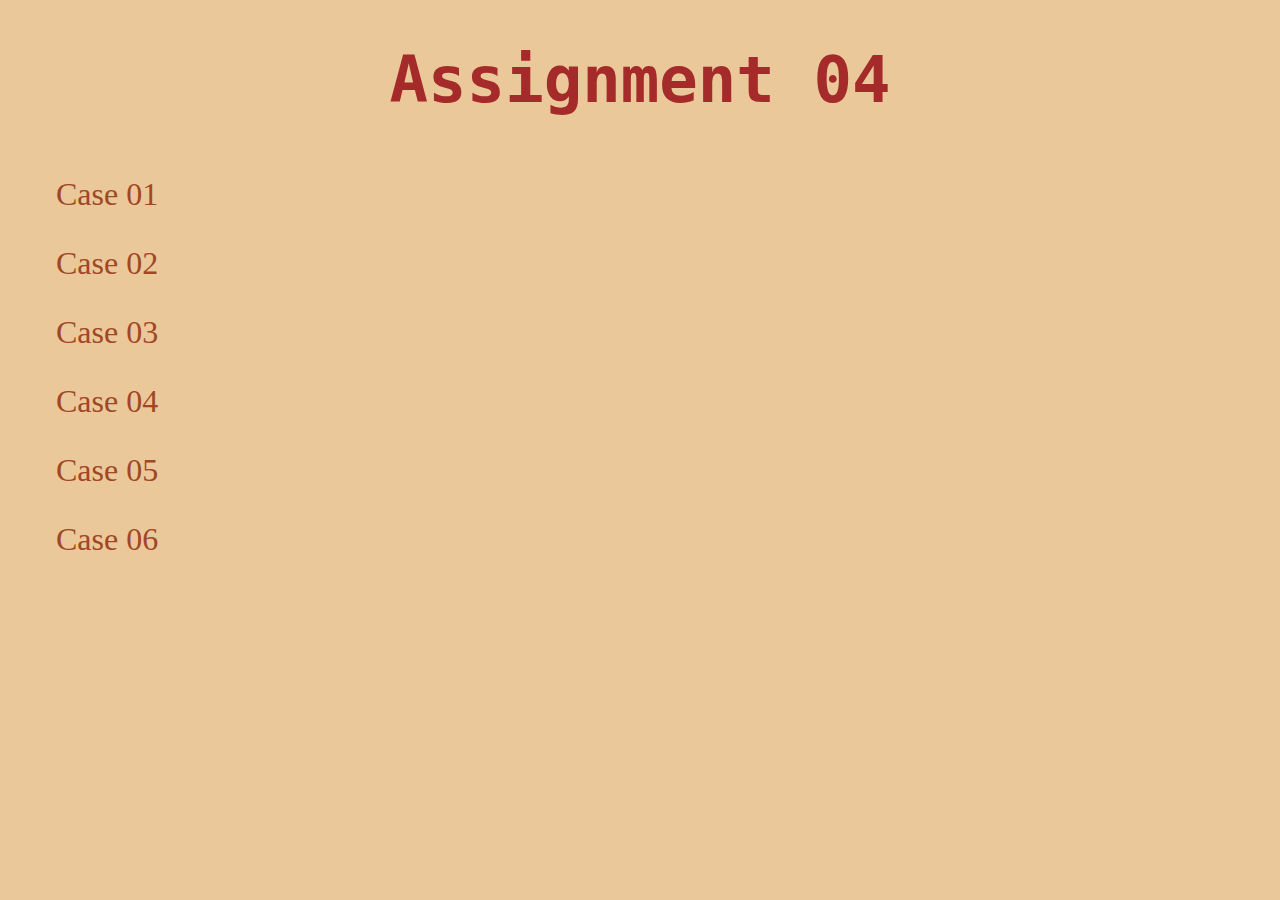
<file: index.html>
<!DOCTYPE html>
<html lang="en">
<head>
    <meta charset="UTF-8">
    <meta name="viewport" content="width=device-width, initial-scale=1.0">
    <title>Home Page</title>
    <link rel="stylesheet" href="/css/index-page.css">
</head>
<body>
    <h1>Assignment 04</h1>

    <ul>
        <li><a href="/pages/case-1.html" target="_blank">Case 01</a></li>
        <li><a href="/pages/case-2.html" target="_blank">Case 02</a></li>
        <li><a href="/pages/case-3.html" target="_blank">Case 03</a></li>
        <li><a href="/pages/case-4.html" target="_blank">Case 04</a></li>
        <li><a href="/pages/case-5.html" target="_blank">Case 05</a></li>
        <li><a href="/pages/case-6.html" target="_blank">Case 06</a></li>
    </ul>
</body>
</html>
</file>
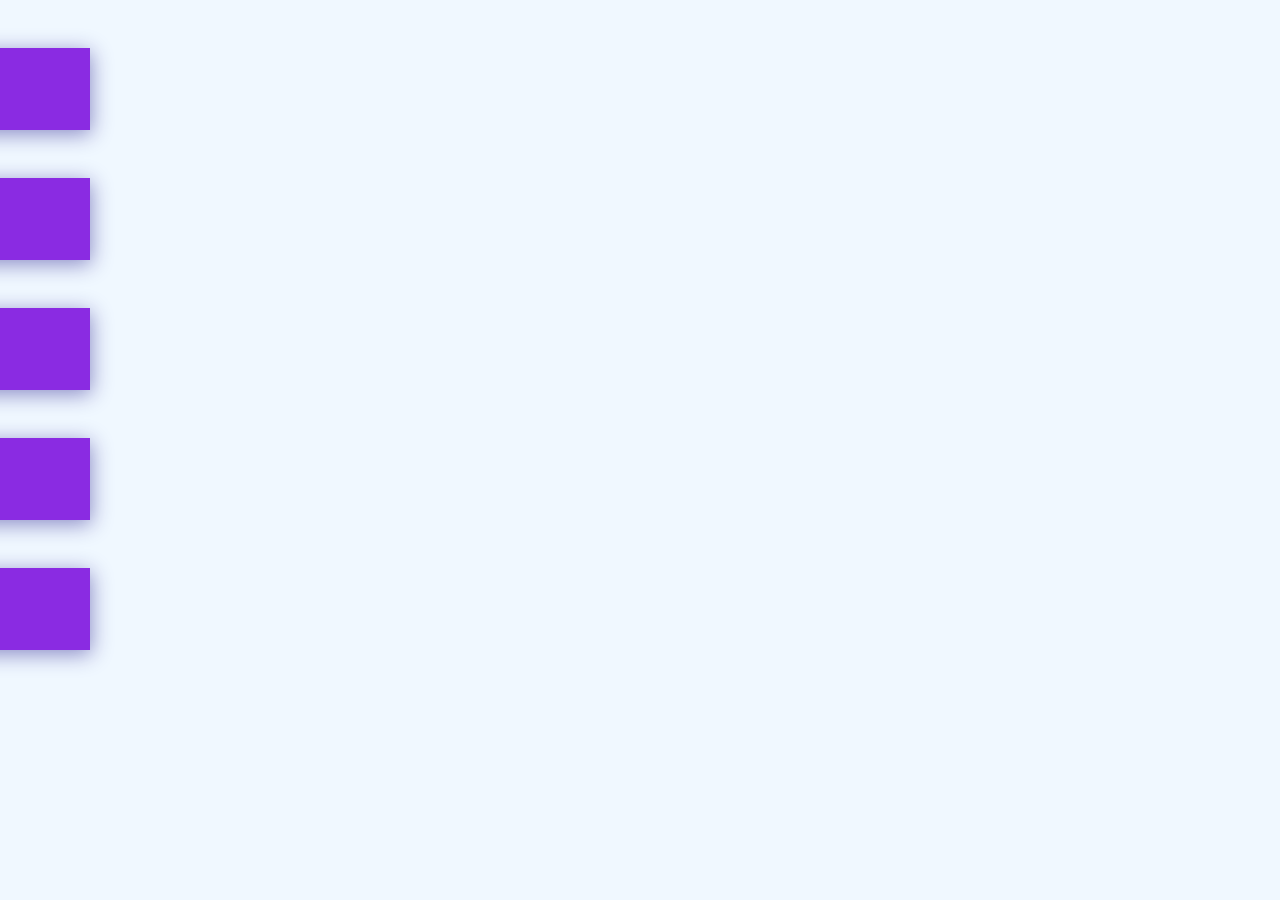
<file: pages/case-1.html>
<!DOCTYPE html>
<html lang="en">
<head>
    <meta charset="UTF-8">
    <meta name="viewport" content="width=device-width, initial-scale=1.0">
    <title>Case 01</title>
    <link rel="stylesheet" href="/css/case-1.css">
    <link
      rel="stylesheet"
      href="https://cdnjs.cloudflare.com/ajax/libs/font-awesome/6.5.1/css/all.min.css"
      integrity="sha512-DTOQO9RWCH3ppGqcWaEA1BIZOC6xxalwEsw9c2QQeAIftl+Vegovlnee1c9QX4TctnWMn13TZye+giMm8e2LwA=="
      crossorigin="anonymous"
      referrerpolicy="no-referrer"
    />
</head>
<body>
    <div id="box-container">
        <div class="box box1">
            <span class="menu">Menu One</span>
            <i class="fa-regular fa-address-book fa-2xl" style="color: white;" id="menu1"></i>
        </div>
        <div class="box box2">
            <span class="menu">Menu Two</span>
            <i class="fa-solid fa-truck-medical fa-2xl" style="color: white;" id="menu2"></i>
        </div>
        <div class="box box3">
            <span class="menu">Menu Three</span>
            <i class="fa-solid fa-globe fa-2xl" style="color: white;" id="menu3"></i>
        </div>
        <div class="box box4">
            <span class="menu">Menu Four</span>
            <i class="fa-solid fa-layer-group fa-2xl" style="color: white;" id="menu4"></i>
        </div>
        <div class="box box5">
            <span class="menu">Menu Five</span>
            <i class="fa-solid fa-cart-arrow-down fa-2xl" style="color: white;" id="menu5"></i>
        </div>
    </div>
</body>
</html>
</file>
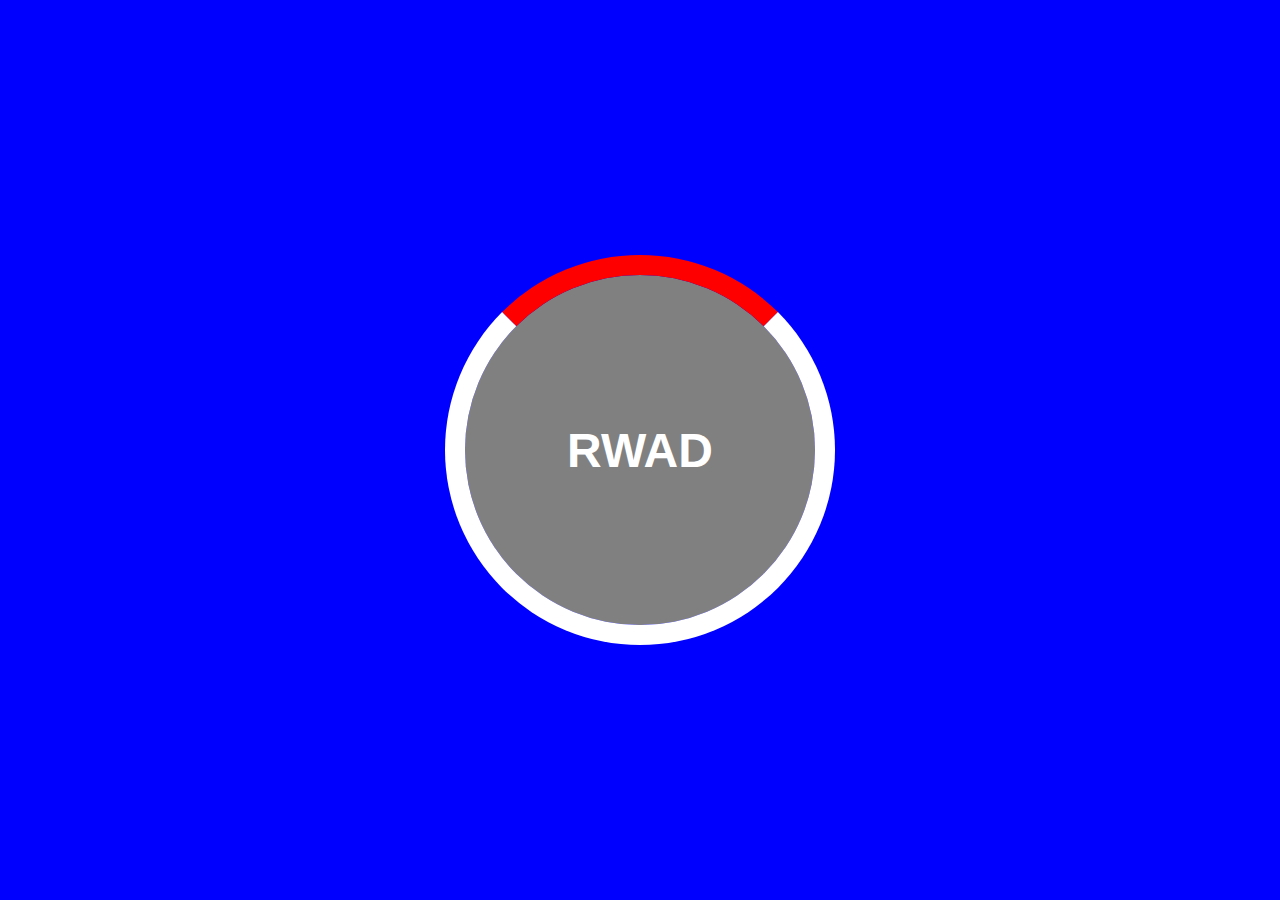
<file: pages/case-2.html>
<!DOCTYPE html>
<html lang="en">
<head>
    <meta charset="UTF-8">
    <meta name="viewport" content="width=device-width, initial-scale=1.0">
    <title>Case 02</title>
    <link rel="stylesheet" href="/css/case-2.css">
</head>
<body>
    <div id="circle">
    </div>
    <div id="midCircle">
        <span id="rwad">RWAD</span>
    </div>
</body>
</html>
</file>
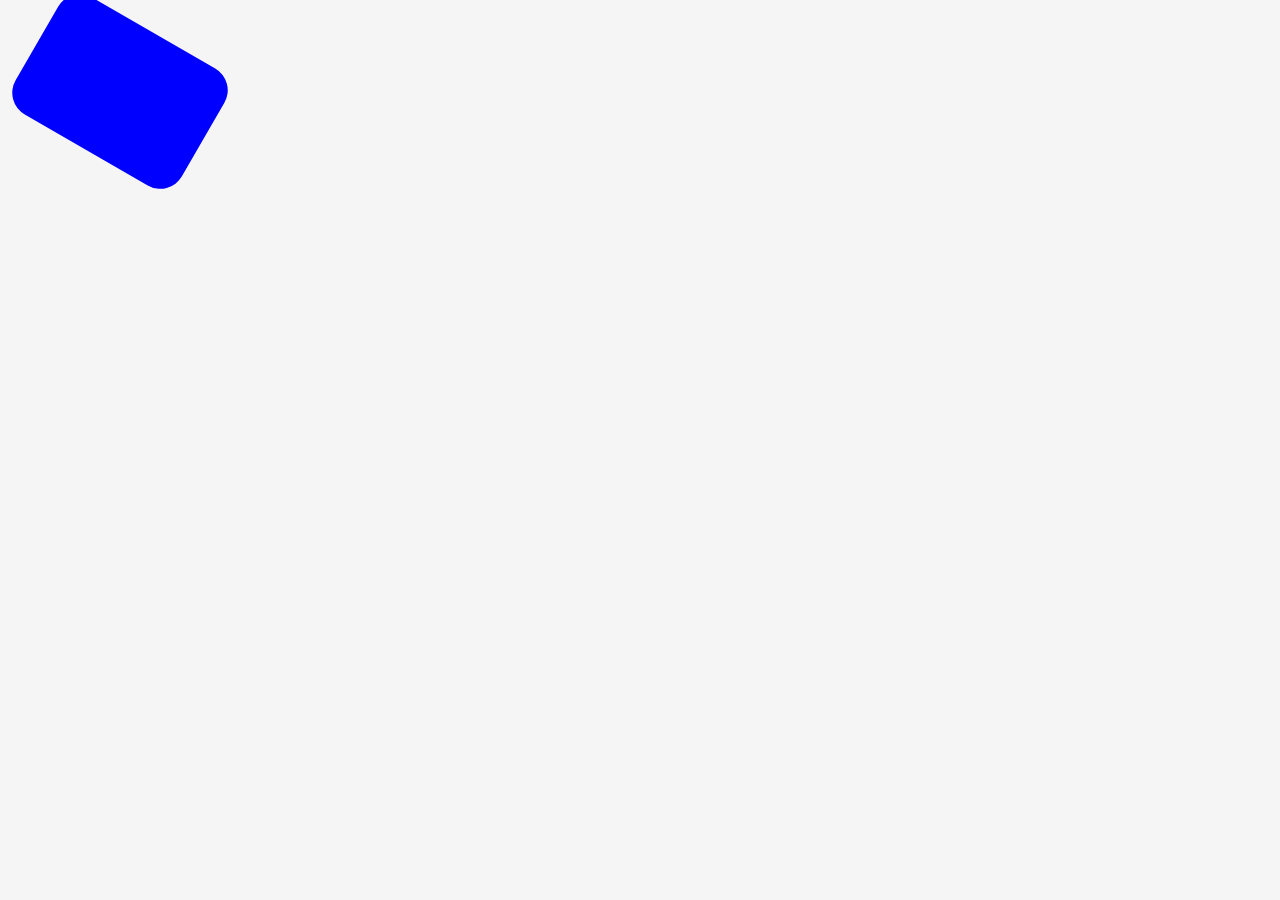
<file: pages/case-3.html>
<!DOCTYPE html>
<html lang="en">
<head>
    <meta charset="UTF-8">
    <meta name="viewport" content="width=device-width, initial-scale=1.0">
    <title>Case 03</title>
    <link rel="stylesheet" href="/css/case-3.css">
</head>
<body>
    <div id="box"></div>
</body>
</html>
</file>
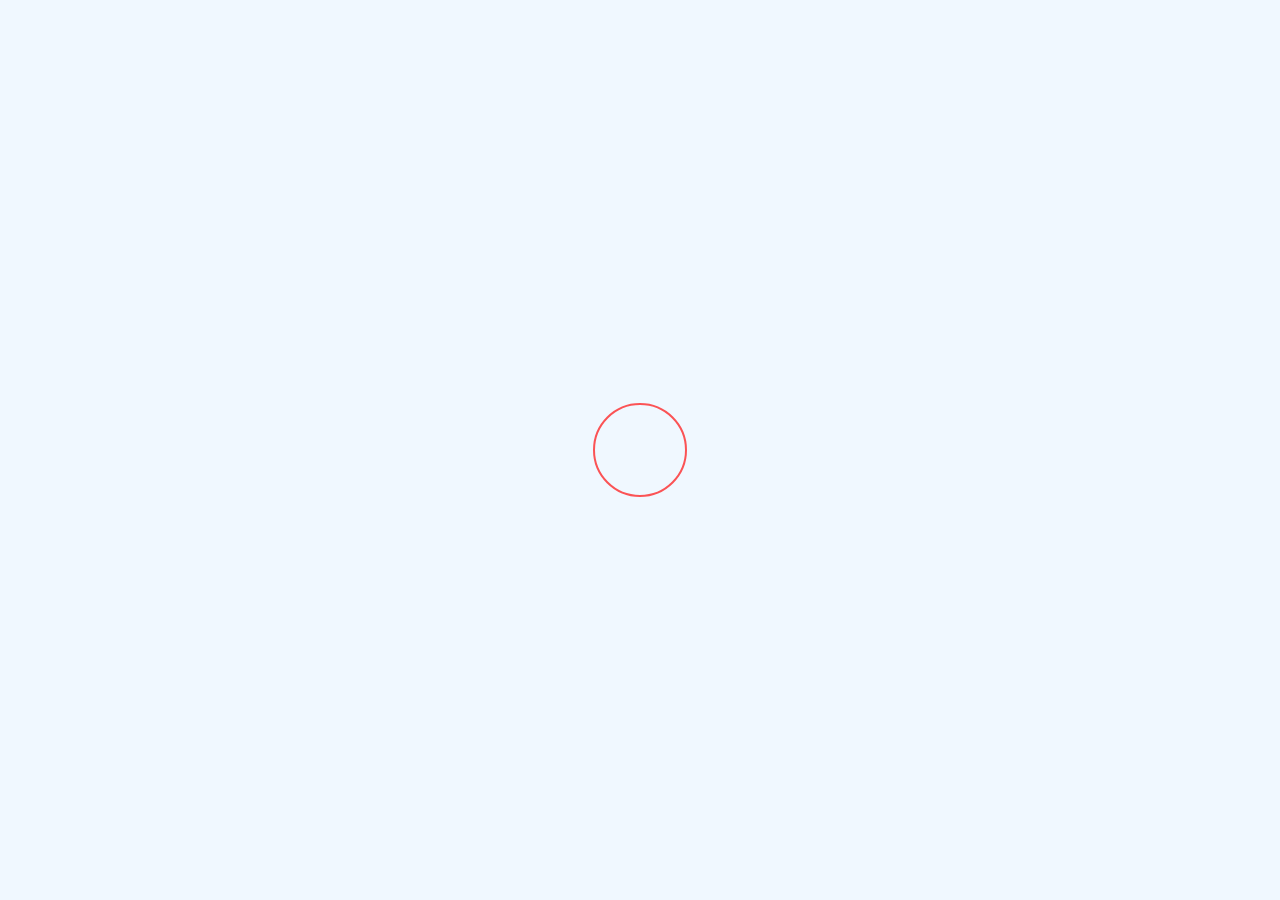
<file: pages/case-4.html>
<!DOCTYPE html>
<html lang="en">
<head>
    <meta charset="UTF-8">
    <meta name="viewport" content="width=device-width, initial-scale=1.0">
    <title>Case 04</title>
    <link rel="stylesheet" href="/css/case-4.css">
</head>
<body>
    <div class="circle big-circle"></div>
    <div class="circle small-circle"></div>
</body>
</html>
</file>
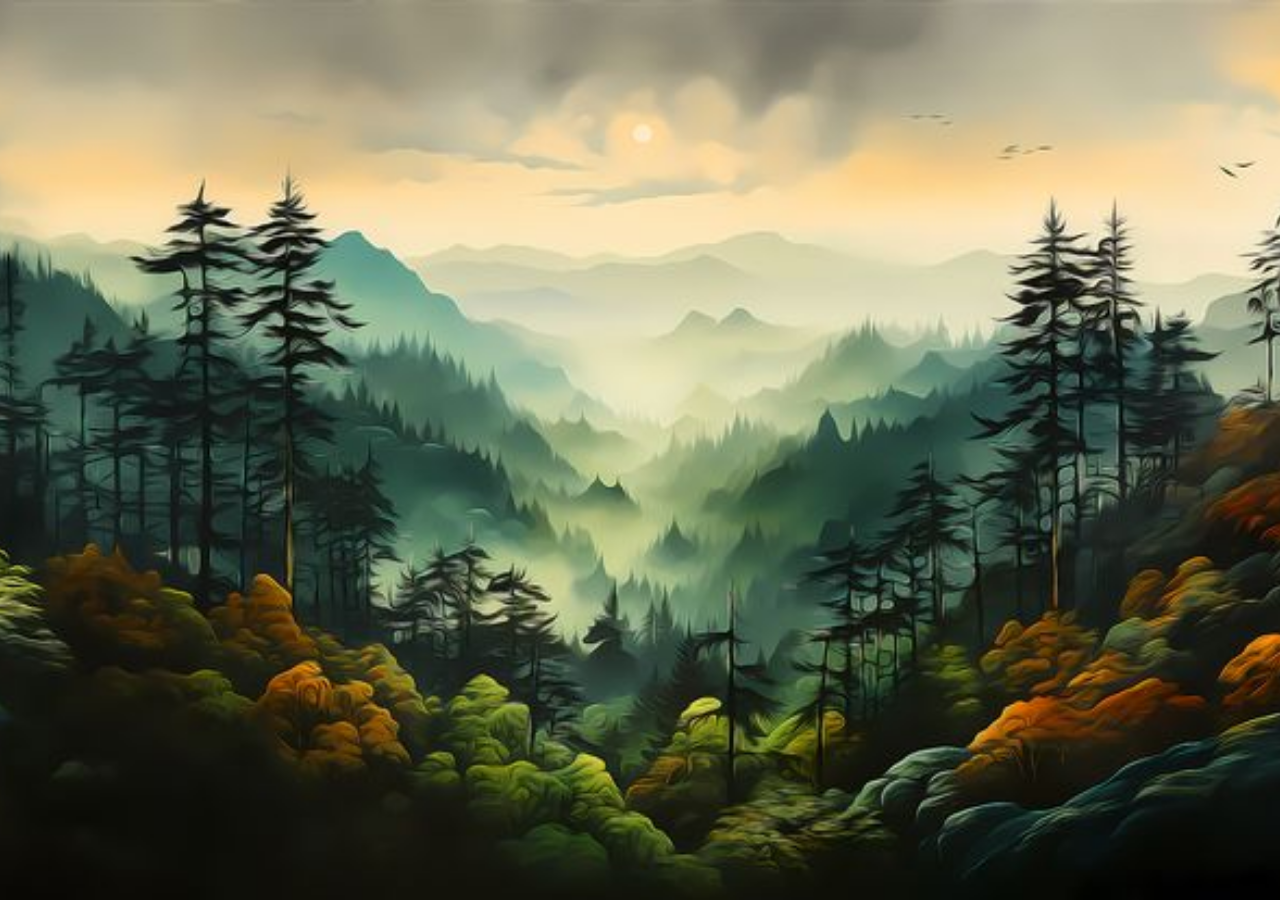
<file: pages/case-5.html>
<!-- <!DOCTYPE html>
<html lang="en">
<head>
    <meta charset="UTF-8">
    <meta name="viewport" content="width=device-width, initial-scale=1.0">
    <title>Case 05</title>
    <link rel="stylesheet" href="/css/case-5.css">
</head>
<body>
    <div class="container"></div>
        <div class="slide"><img src="/assests/images/firstSlide.jpg" alt="firstSlide"></div>
        <div class="slide"><img src="/assests/images/secondSlide.jpg" alt="secondSlide"></div>
        <div class="slide"><img src="/assests/images/thirdSlide.jpg" alt="thirdSlide"></div>
        <div class="slide"><img src="/assests/images/fourthSlide.jpg" alt="fourthSlide"></div>
    <div class="container"></div>
</body>
</html> -->

<!DOCTYPE html>
<html lang="en">
<head>
    <meta charset="UTF-8">
    <meta name="viewport" content="width=device-width, initial-scale=1.0">
    <title>Case 05</title>
    <link rel="stylesheet" href="/css/case-5.css">
</head>
<body>
    <div class="slider">
        <div class="slides">
            <div class="slide"><img src="/assests/images/firstSlide.jpg" alt="Slide 1"></div>
            <div class="slide"><img src="/assests/images/secondSlide.jpg" alt="Slide 2"></div>
            <div class="slide"><img src="/assests/images/thirdSlide.jpg" alt="Slide 3"></div>
            <div class="slide"><img src="/assests/images/fourthSlide.jpg" alt="Slide 4"></div>
        </div>
    </div>
</body>
</html>
</file>
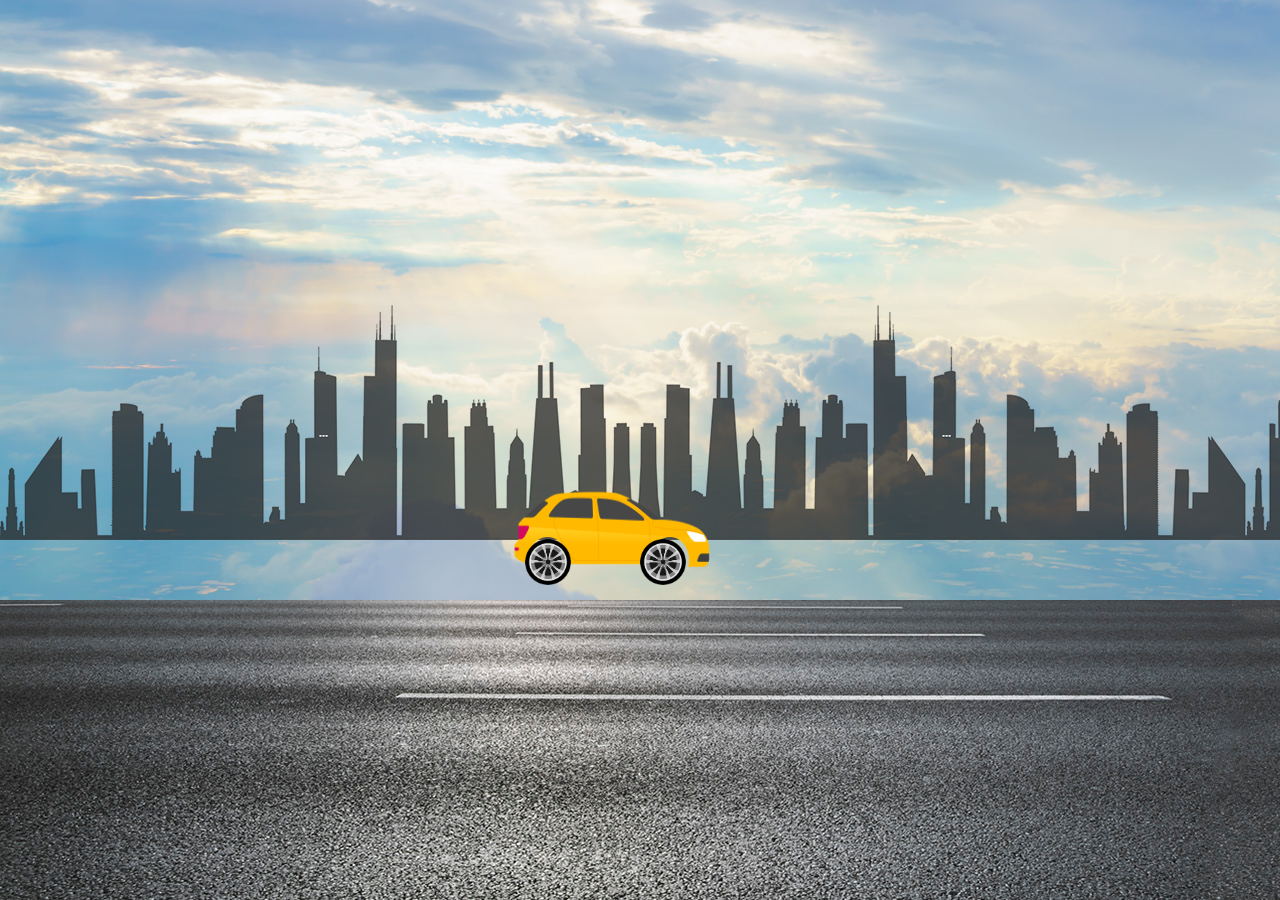
<file: pages/case-6.html>
<!DOCTYPE html>
<html lang="en">
<head>
    <meta charset="UTF-8">
    <meta name="viewport" content="width=device-width, initial-scale=1.0">
    <title>Case 06</title>
    <link rel="stylesheet" href="/css/case-6.css">
</head>
<body>
    <img src="/assests/images/city.png" alt="city" id="city-img">
    <img src="/assests/images/road.jpg" alt="road" id="road-img">
    <img src="/assests/images/car.png" alt="car" id="car-img">
    <img src="/assests/images/wheel.png" alt="wheel" class="wheel front-wheel">
    <img src="/assests/images/wheel.png" alt="wheel" class="wheel back-wheel">
</body>
</html>
</file>
<file: css/index-page.css>
body{
    margin: 0;
    background-color: rgb(235, 200, 154);
}

h1{
    text-align: center;
    font-size: 4rem;
    font-family: monospace;
    color: brown;
}

ul li{
    list-style: none;
    padding: 1rem;
}

ul li a {
    text-decoration: none;
    font-size: 2rem;
    color: rgb(160, 71, 38);
}
</file>
<file: css/case-1.css>
body{
    margin: 0;
    background-color: aliceblue;
}

.box{
    height: 2vh;
    width: 19vw;
    background-color: blueviolet;
    box-shadow: 1px 4px 20px rgb(136, 136, 197);
    padding: 2rem;
    margin-top: 3rem;
    margin-bottom: 3rem;
    margin-left: -17vw;
}

.box:hover{
    animation: swap-right 4s ease-in-out 1 0.2s;
}

.menu{
    font-size: 1rem;
    color: white;
}
#menu1, #menu2, #menu3, #menu4, #menu5{
    position: relative;
    left: 10rem;
}

@keyframes swap-right {
    50%{
        transform: translateX(17vw);
    }
    100%{
        
    }
}
</file>
<file: css/case-2.css>
body{
    margin: 0;
    background-color: blue;
    display: flex;
    align-items: center;
    justify-content: center;
    height: 100vh;
}

#circle{
    position: absolute;
    height: 350px;
    width: 350px;
    border: 20px solid white;
    border-radius: 50%;
    border-top-color:red;
    cursor: pointer;
}

#midCircle{
    height: 350px;
    width: 350px;
    border-radius: 50%;
    background-color: grey;
}

#rwad{
    font-weight: 800;
    font-size: 3rem;
    font-family: 'Lucida Sans', 'Lucida Sans Regular', 'Lucida Grande', 'Lucida Sans Unicode', Geneva, Verdana, sans-serif;
    color: white;
    position: absolute;
    left: 50%;
    top: 50%;
    transform: translate(-50%, -50%);
}

#circle:hover{
    transform: rotate(360deg);
    transition: all 2s ease;
}
</file>
<file: css/case-3.css>
body{
    margin: 0;
    background-color: whitesmoke;
}

#box{
    width: 15vw;
    height: 15vh;
    background-color: blue;
    border-radius: 25px;
    margin: 1.5rem;
    transform: rotate(30deg);
    animation: rotate-and-round 8s ease-in-out infinite;
}

@keyframes rotate-and-round {
    0%,100%{  
        transform: translateX(0px);      
    }
    13%{
        background-color: yellow;
        transform: translateX(80vw) rotate(180deg);
    }
    26%{
        background-color: red;
        transform: translateX(80vw) translateY(80vh) rotate(360deg);
        
    }
    39%{
        background-color: rgb(236, 121, 140);
        transform: translateX(0px) translateY(80vh) rotate(180deg);
    }
    52%{
        background-color: orange;
        transform: translateX(0px) rotate(360deg);
    }
    65%{
        background-color: rgb(236, 121, 140);
        transform: translateX(0px) translateY(80vh) rotate(180deg);
    }
    78%{
        background-color: red;
        transform: translateX(80vw) translateY(80vh) rotate(360deg);
    }
    91%{
        background-color: yellow;
        transform: translateX(80vw) translateY(0px) rotate(180deg);
    }
}
</file>
<file: css/case-4.css>
body{
    margin: 0;
    background-color: aliceblue;
}

body:active .small-circle{
    opacity: 1;
    animation: water-drop 4s ease-in-out 0.5s 1;
}

.circle{
    border-radius: 100%;
}

.big-circle{
    width: 10vh;
    height: 10vh;
    border: 2px solid rgba(255, 11, 11, 0.699);
    position: absolute;
    top: 50%;
    left: 50%;
    transform: translate(-50%, -50%);
    animation: resizing-circle 6s ease-in-out infinite 0.5s;
}

.small-circle{
    width: 1.5vh;
    height: 1.5vh;
    border: 4px solid rgb(117, 201, 235);
    box-shadow: 4px 4px 7px rgb(156, 231, 250);
    opacity: 0;
    transition: opacity 0.2s ease-in-out;
    position: absolute;
    top: 50%;
    left: 50%;
    transform: translate(-50%, -50%);
}

@keyframes resizing-circle {
    0%{
        opacity: 1;
    }
    33%{
        opacity: 0.3;
        width: 80vh;
        height: 80vh;
    }
    66%{
        opacity: 0.01;
        width: 90vh;
        height: 90vh;
    }
    99%,100%{
        opacity: 0;
    }
}

@keyframes water-drop {
    0%{
        opacity: 1;
    }
    33%{
        opacity: 0.3;
        width: 3vh;
        height: 3vh;
    }
    66%{
        opacity: 0.01;
        width: 4vh;
        height: 4vh;
    }
    99%,100%{
        opacity: 0;
    }
}
</file>
<file: css/case-5.css>
body {
    margin: 0;
    overflow: hidden;
}

.slider {
    position: relative;
    width: 100vw;
    height: 100vh;
    overflow: hidden;
}

.slides {
    display: flex;
    width: 100%; 
    animation: slide-animation 20s ease-in-out infinite;
}

.slide {
    width: 100vw;
    height: 100vh;
    flex-shrink: 0;
}

.slide img {
    width: 100%;
    height: 100%;
    object-fit: cover;
}

@keyframes slide-animation {
    0%{
        transform: translateX(0%); 
    }
    14.25%{
        transform: translateX(-100%); 
    }
    28.5%{
        transform: translateX(-200%); 
    }
    42.75%{
        transform: translateX(-300%); 
    }
    57%{
        transform: translateX(300%); 
    }
    71.25%{
        transform: translateX(200%); 
    }
    85.5%{
        transform: translateX(100%); 
    }
    100%{
        transform: translateX(0%); 
    }
}
</file>
<file: css/case-6.css>
body{
    margin: 0;
    background-image: url(/assests/images/sky.jpg);
    background-repeat: no-repeat;
    background-size: cover;
    background-attachment: fixed;
}

#city-img{
    position: absolute;
    bottom: 40%;
    animation: moving 10s ease-in-out infinite;
}

#road-img{
    position: absolute;
    bottom: 0%;
    animation: moving 10s ease-in-out infinite;
}

#car-img{
    width: 200px;
    height: 100px;
    position: absolute;
    left: 40%;
    bottom: 35%;
}

.wheel{
    width: 46px;
    height: 46px;
    position: absolute;
    bottom: 35%;
    animation: rotate-wheel 2s ease-in-out infinite;
}

.front-wheel{
    left: 50%;
}

.back-wheel{
    left: 41%;
}

@keyframes rotate-wheel {
    100%{
        transform: rotate(360deg);
    }
}

@keyframes moving {
    100%{
        transform: translateX(-1400px);
    }
}
</file>
